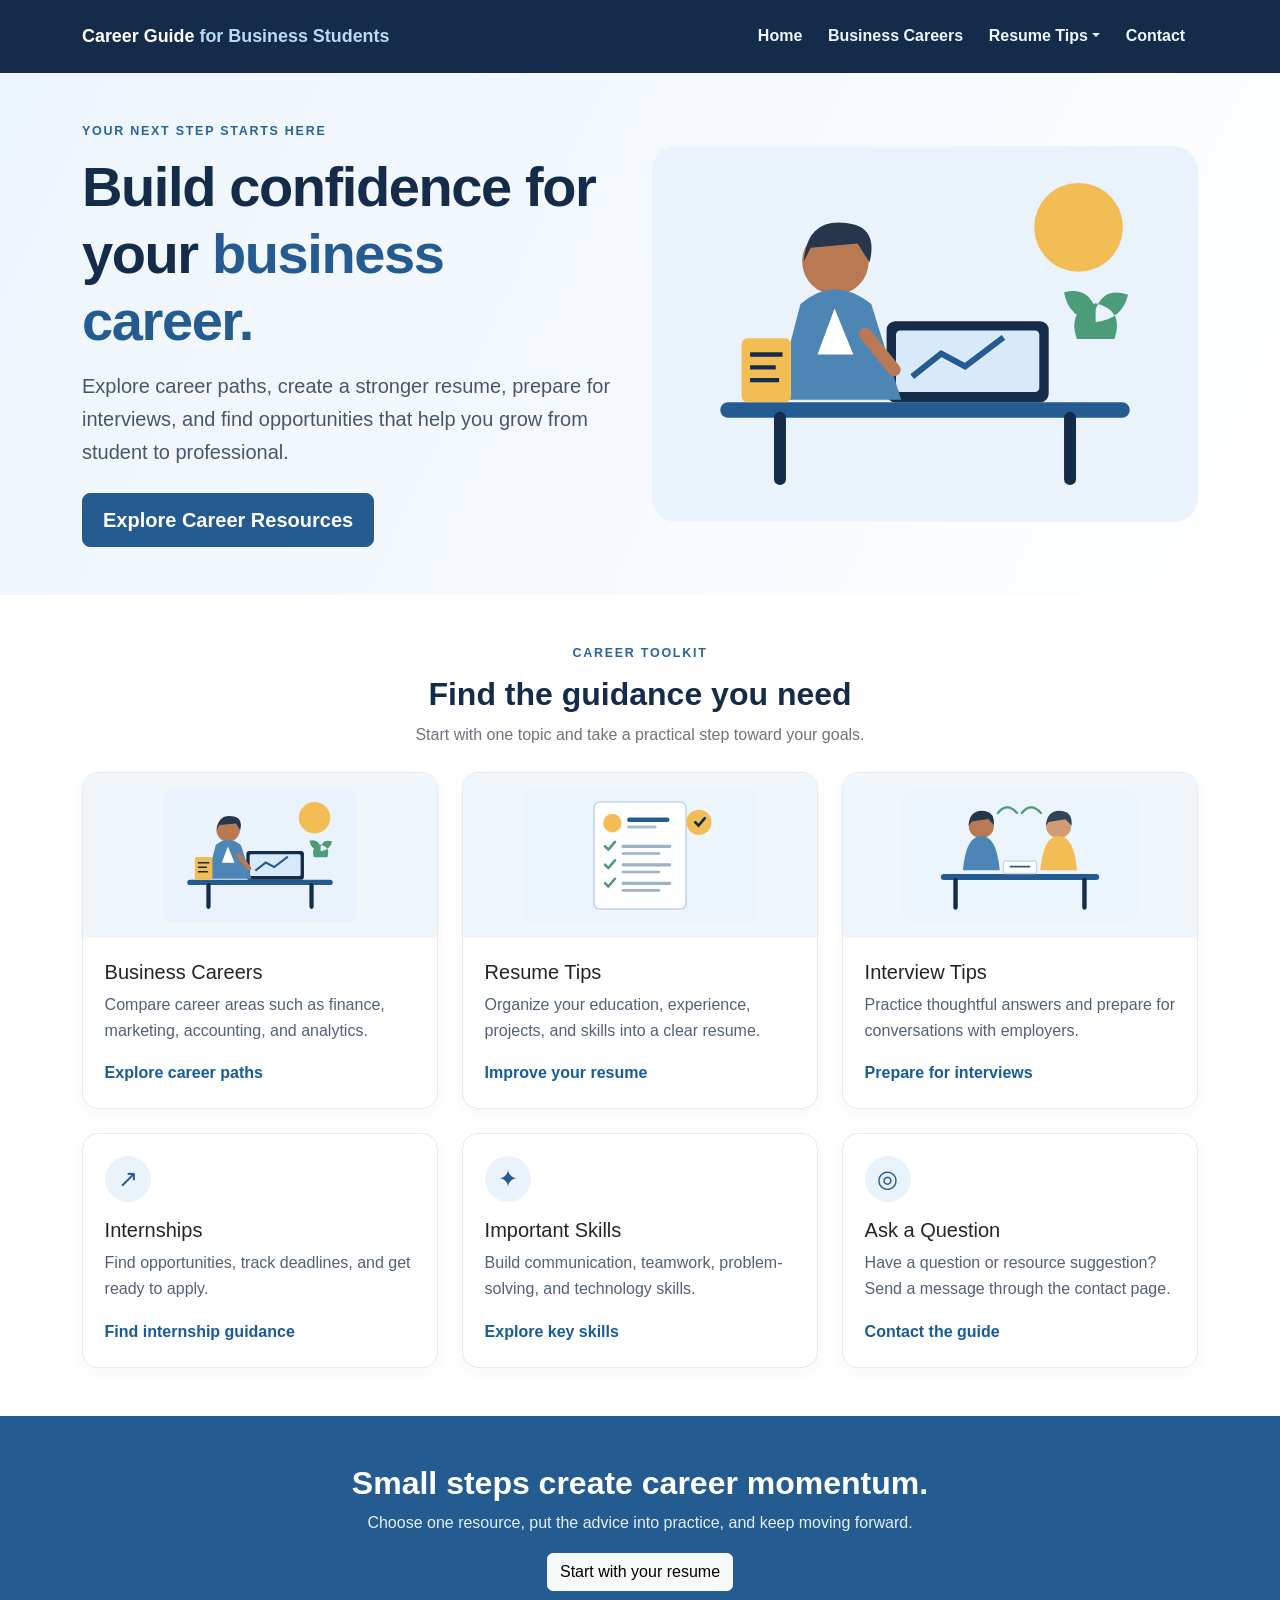
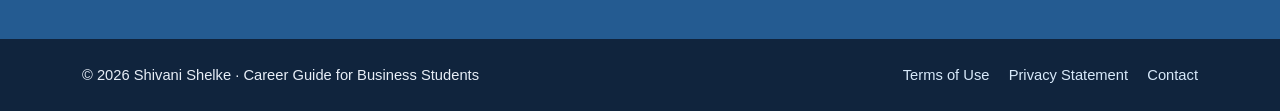
<file: index.html>
<!doctype html><html lang="en"><!-- DEVELOPER: Shivani Shelke, IS117-001, Fall 2026 --><head><meta charset="utf-8"><meta name="viewport" content="width=device-width, initial-scale=1"><meta name="description" content="Practical career preparation resources for business students."><title>Home | Career Guide for Business Students</title><link href="https://cdn.jsdelivr.net/npm/bootstrap@5.3.3/dist/css/bootstrap.min.css" rel="stylesheet"><link rel="stylesheet" href="styles/custom.css"></head><body class="d-flex flex-column min-vh-100 home-page"><nav class="navbar navbar-expand-lg navbar-dark site-nav"><div class="container"><a class="navbar-brand fw-bold" href="index.html">Career Guide <span class="brand-accent">for Business Students</span></a><button class="navbar-toggler" type="button" data-bs-toggle="collapse" data-bs-target="#mainNav" aria-controls="mainNav" aria-expanded="false" aria-label="Toggle navigation"><span class="navbar-toggler-icon"></span></button><div class="collapse navbar-collapse" id="mainNav"><ul class="navbar-nav ms-auto"><li class="nav-item"><a class="nav-link" href="index.html">Home</a></li><li class="nav-item"><a class="nav-link" href="careers.html">Business Careers</a></li><li class="nav-item dropdown"><a class="nav-link dropdown-toggle" href="resume.html" id="resourcesDropdown" role="button" data-bs-toggle="dropdown" aria-expanded="false">Resume Tips</a><ul class="dropdown-menu dropdown-menu-end" aria-labelledby="resourcesDropdown"><li><a class="dropdown-item" href="resume.html">Resume Tips Overview</a></li><li><a class="dropdown-item" href="interviews.html">Interview Tips</a></li><li><a class="dropdown-item" href="internships.html">Internships</a></li><li><a class="dropdown-item" href="skills.html">Important Skills</a></li></ul></li><li class="nav-item"><a class="nav-link" href="contact.html">Contact</a></li></ul></div></div></nav><main class="flex-grow-1"><section class="hero-section"><div class="container py-5"><div class="row align-items-center g-4"><div class="col-lg-6"><p class="eyebrow">YOUR NEXT STEP STARTS HERE</p><h1 class="display-4 fw-bold">Build confidence for your <span class="text-highlight">business career.</span></h1><p class="lead mt-3">Explore career paths, create a stronger resume, prepare for interviews, and find opportunities that help you grow from student to professional.</p><a class="btn btn-primary btn-lg mt-2" href="careers.html">Explore Career Resources</a></div><div class="col-lg-6"><img class="img-fluid hero-art" src="Images/hero-career.svg" alt="Illustration of a student planning career goals at a desk"></div></div></div></section><section class="container py-5"><div class="section-heading text-center mb-4"><p class="eyebrow">CAREER TOOLKIT</p><h2>Find the guidance you need</h2><p class="text-secondary">Start with one topic and take a practical step toward your goals.</p></div><div class="row g-4">
<div class="col-md-6 col-lg-4"><article class="card resource-card h-100"><img src="Images/hero-career.svg" class="card-img-top" alt="Illustration representing business career planning"><div class="card-body"><h3 class="h5">Business Careers</h3><p>Compare career areas such as finance, marketing, accounting, and analytics.</p><a href="careers.html">Explore career paths</a></div></article></div>
<div class="col-md-6 col-lg-4"><article class="card resource-card h-100"><img src="Images/resume-checklist.svg" class="card-img-top" alt="Illustrated resume checklist"><div class="card-body"><h3 class="h5">Resume Tips</h3><p>Organize your education, experience, projects, and skills into a clear resume.</p><a href="resume.html">Improve your resume</a></div></article></div>
<div class="col-md-6 col-lg-4"><article class="card resource-card h-100"><img src="Images/interview.svg" class="card-img-top" alt="Illustration of a student speaking during an interview"><div class="card-body"><h3 class="h5">Interview Tips</h3><p>Practice thoughtful answers and prepare for conversations with employers.</p><a href="interviews.html">Prepare for interviews</a></div></article></div>
<div class="col-md-6 col-lg-4"><article class="card resource-card h-100"><div class="card-body"><span class="card-symbol">↗</span><h3 class="h5">Internships</h3><p>Find opportunities, track deadlines, and get ready to apply.</p><a href="internships.html">Find internship guidance</a></div></article></div>
<div class="col-md-6 col-lg-4"><article class="card resource-card h-100"><div class="card-body"><span class="card-symbol">✦</span><h3 class="h5">Important Skills</h3><p>Build communication, teamwork, problem-solving, and technology skills.</p><a href="skills.html">Explore key skills</a></div></article></div>
<div class="col-md-6 col-lg-4"><article class="card resource-card h-100"><div class="card-body"><span class="card-symbol">◎</span><h3 class="h5">Ask a Question</h3><p>Have a question or resource suggestion? Send a message through the contact page.</p><a href="contact.html">Contact the guide</a></div></article></div></div></section><section class="cta-band"><div class="container py-5 text-center"><h2 class="fw-bold">Small steps create career momentum.</h2><p>Choose one resource, put the advice into practice, and keep moving forward.</p><a href="resume.html" class="btn btn-light">Start with your resume</a></div></section></main><footer class="site-footer mt-auto"><div class="container py-4 d-flex flex-column flex-md-row justify-content-between align-items-center gap-2"><p class="mb-0">© 2026 Shivani Shelke · Career Guide for Business Students</p><div class="footer-links"><a href="terms.html">Terms of Use</a><a href="privacy.html">Privacy Statement</a><a href="contact.html">Contact</a></div></div></footer><script src="https://cdn.jsdelivr.net/npm/bootstrap@5.3.3/dist/js/bootstrap.bundle.min.js"></script></body></html>
</file>
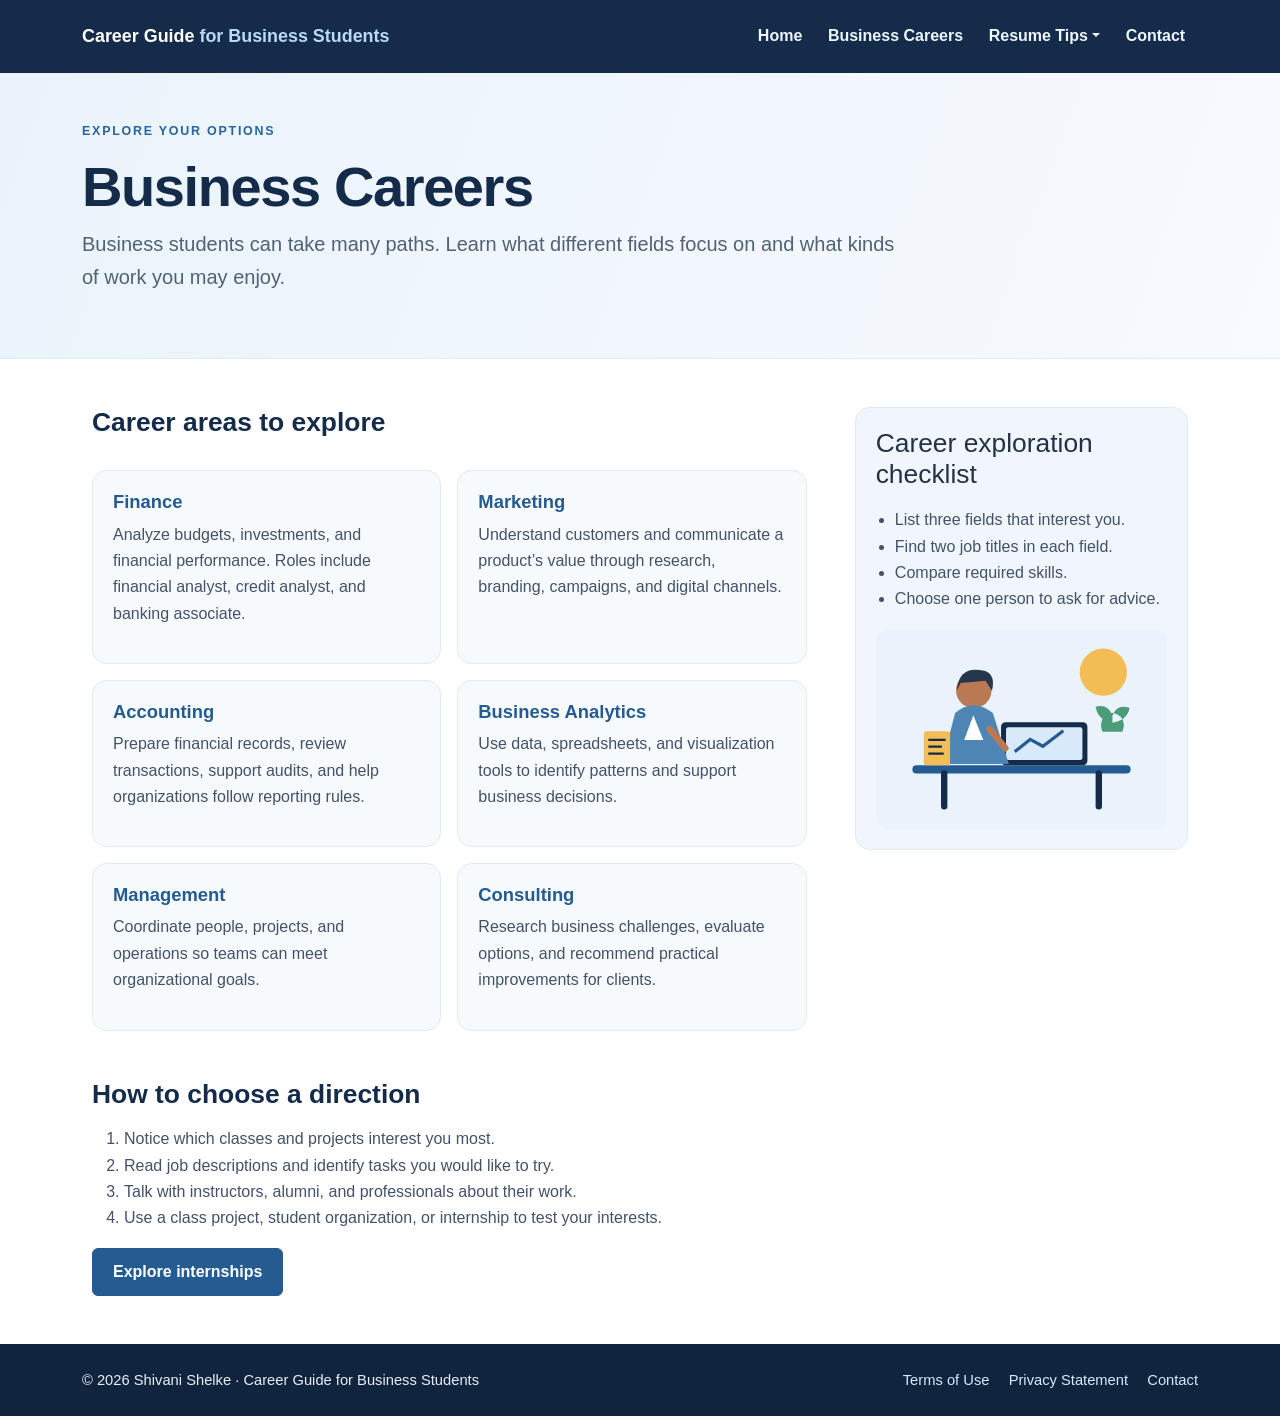
<file: careers.html>
<!doctype html><html lang="en"><!-- DEVELOPER: Shivani Shelke, IS117-001, Fall 2026 --><head><meta charset="utf-8"><meta name="viewport" content="width=device-width, initial-scale=1"><meta name="description" content="Practical career preparation resources for business students."><title>Business Careers | Career Guide for Business Students</title><link href="https://cdn.jsdelivr.net/npm/bootstrap@5.3.3/dist/css/bootstrap.min.css" rel="stylesheet"><link rel="stylesheet" href="styles/custom.css"></head><body class="d-flex flex-column min-vh-100"><nav class="navbar navbar-expand-lg navbar-dark site-nav"><div class="container"><a class="navbar-brand fw-bold" href="index.html">Career Guide <span class="brand-accent">for Business Students</span></a><button class="navbar-toggler" type="button" data-bs-toggle="collapse" data-bs-target="#mainNav" aria-controls="mainNav" aria-expanded="false" aria-label="Toggle navigation"><span class="navbar-toggler-icon"></span></button><div class="collapse navbar-collapse" id="mainNav"><ul class="navbar-nav ms-auto"><li class="nav-item"><a class="nav-link" href="index.html">Home</a></li><li class="nav-item"><a class="nav-link" href="careers.html">Business Careers</a></li><li class="nav-item dropdown"><a class="nav-link dropdown-toggle" href="resume.html" id="resourcesDropdown" role="button" data-bs-toggle="dropdown" aria-expanded="false">Resume Tips</a><ul class="dropdown-menu dropdown-menu-end" aria-labelledby="resourcesDropdown"><li><a class="dropdown-item" href="resume.html">Resume Tips Overview</a></li><li><a class="dropdown-item" href="interviews.html">Interview Tips</a></li><li><a class="dropdown-item" href="internships.html">Internships</a></li><li><a class="dropdown-item" href="skills.html">Important Skills</a></li></ul></li><li class="nav-item"><a class="nav-link" href="contact.html">Contact</a></li></ul></div></div></nav><main class="flex-grow-1"><section class="page-banner"><div class="container py-5"><p class="eyebrow">EXPLORE YOUR OPTIONS</p><h1>Business Careers</h1><p class="lead">Business students can take many paths. Learn what different fields focus on and what kinds of work you may enjoy.</p></div></section><div class="container content-wrap py-5"><div class="row g-5"><div class="col-lg-8"><h2>Career areas to explore</h2><div class="row g-3 mt-1"><div class="col-md-6"><div class="info-panel h-100"><h3>Finance</h3><p>Analyze budgets, investments, and financial performance. Roles include financial analyst, credit analyst, and banking associate.</p></div></div><div class="col-md-6"><div class="info-panel h-100"><h3>Marketing</h3><p>Understand customers and communicate a product’s value through research, branding, campaigns, and digital channels.</p></div></div><div class="col-md-6"><div class="info-panel h-100"><h3>Accounting</h3><p>Prepare financial records, review transactions, support audits, and help organizations follow reporting rules.</p></div></div><div class="col-md-6"><div class="info-panel h-100"><h3>Business Analytics</h3><p>Use data, spreadsheets, and visualization tools to identify patterns and support business decisions.</p></div></div><div class="col-md-6"><div class="info-panel h-100"><h3>Management</h3><p>Coordinate people, projects, and operations so teams can meet organizational goals.</p></div></div><div class="col-md-6"><div class="info-panel h-100"><h3>Consulting</h3><p>Research business challenges, evaluate options, and recommend practical improvements for clients.</p></div></div></div><h2 class="mt-5">How to choose a direction</h2><ol><li>Notice which classes and projects interest you most.</li><li>Read job descriptions and identify tasks you would like to try.</li><li>Talk with instructors, alumni, and professionals about their work.</li><li>Use a class project, student organization, or internship to test your interests.</li></ol><a class="btn btn-primary" href="internships.html">Explore internships</a></div><aside class="col-lg-4"><div class="sidebar-card"><h2 class="h4">Career exploration checklist</h2><ul><li>List three fields that interest you.</li><li>Find two job titles in each field.</li><li>Compare required skills.</li><li>Choose one person to ask for advice.</li></ul><img src='Images/hero-career.svg' alt='Student planning professional goals' class='img-fluid rounded'></div></aside></div></div></main><footer class="site-footer mt-auto"><div class="container py-4 d-flex flex-column flex-md-row justify-content-between align-items-center gap-2"><p class="mb-0">© 2026 Shivani Shelke · Career Guide for Business Students</p><div class="footer-links"><a href="terms.html">Terms of Use</a><a href="privacy.html">Privacy Statement</a><a href="contact.html">Contact</a></div></div></footer><script src="https://cdn.jsdelivr.net/npm/bootstrap@5.3.3/dist/js/bootstrap.bundle.min.js"></script></body></html>
</file>
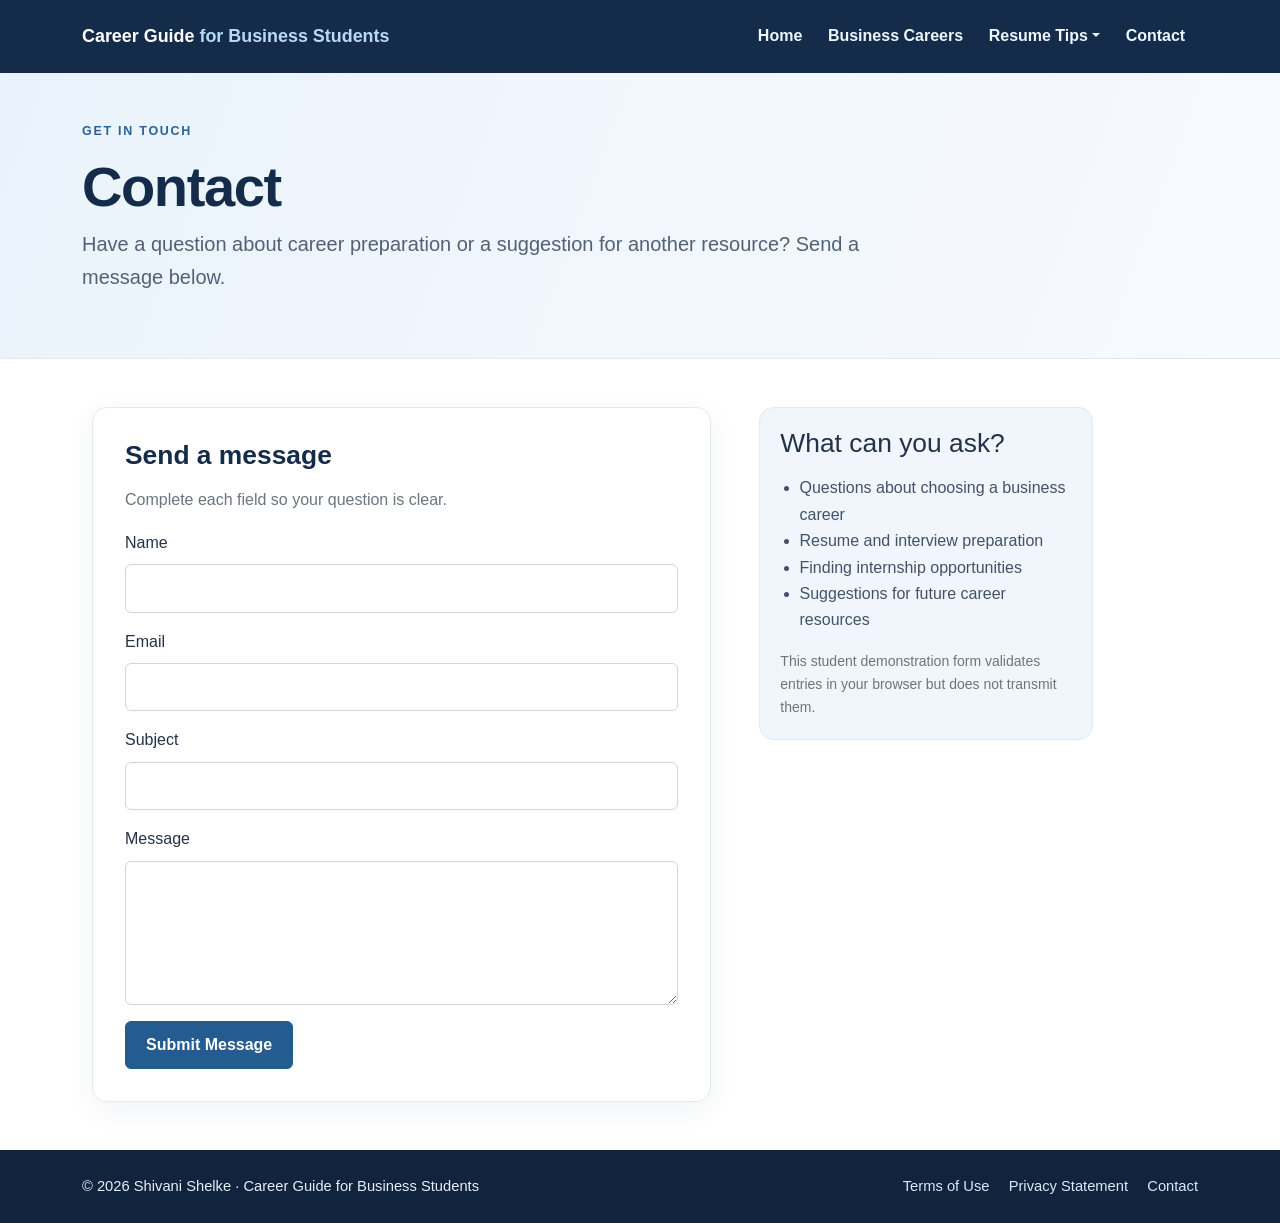
<file: contact.html>
<!doctype html><html lang="en"><!-- DEVELOPER: Shivani Shelke, IS117-001, Fall 2026 --><head><meta charset="utf-8"><meta name="viewport" content="width=device-width, initial-scale=1"><meta name="description" content="Practical career preparation resources for business students."><title>Contact | Career Guide for Business Students</title><link href="https://cdn.jsdelivr.net/npm/bootstrap@5.3.3/dist/css/bootstrap.min.css" rel="stylesheet"><link rel="stylesheet" href="styles/custom.css"></head><body class="d-flex flex-column min-vh-100"><nav class="navbar navbar-expand-lg navbar-dark site-nav"><div class="container"><a class="navbar-brand fw-bold" href="index.html">Career Guide <span class="brand-accent">for Business Students</span></a><button class="navbar-toggler" type="button" data-bs-toggle="collapse" data-bs-target="#mainNav" aria-controls="mainNav" aria-expanded="false" aria-label="Toggle navigation"><span class="navbar-toggler-icon"></span></button><div class="collapse navbar-collapse" id="mainNav"><ul class="navbar-nav ms-auto"><li class="nav-item"><a class="nav-link" href="index.html">Home</a></li><li class="nav-item"><a class="nav-link" href="careers.html">Business Careers</a></li><li class="nav-item dropdown"><a class="nav-link dropdown-toggle" href="resume.html" id="resourcesDropdown" role="button" data-bs-toggle="dropdown" aria-expanded="false">Resume Tips</a><ul class="dropdown-menu dropdown-menu-end" aria-labelledby="resourcesDropdown"><li><a class="dropdown-item" href="resume.html">Resume Tips Overview</a></li><li><a class="dropdown-item" href="interviews.html">Interview Tips</a></li><li><a class="dropdown-item" href="internships.html">Internships</a></li><li><a class="dropdown-item" href="skills.html">Important Skills</a></li></ul></li><li class="nav-item"><a class="nav-link" href="contact.html">Contact</a></li></ul></div></div></nav><main class="flex-grow-1"><section class="page-banner"><div class="container py-5"><p class="eyebrow">GET IN TOUCH</p><h1>Contact</h1><p class="lead">Have a question about career preparation or a suggestion for another resource? Send a message below.</p></div></section><div class="container content-wrap py-5"><div class="row g-5"><div class="col-lg-7"><div class="form-card"><h2>Send a message</h2><p class="text-secondary">Complete each field so your question is clear.</p><form id="contactForm" class="needs-validation" novalidate><div class="mb-3"><label for="name" class="form-label">Name</label><input class="form-control" id="name" name="name" autocomplete="name" required><div class="invalid-feedback">Please enter your name.</div></div><div class="mb-3"><label for="email" class="form-label">Email</label><input class="form-control" id="email" name="email" type="email" autocomplete="email" required><div class="invalid-feedback">Please enter a valid email address.</div></div><div class="mb-3"><label for="subject" class="form-label">Subject</label><input class="form-control" id="subject" name="subject" required><div class="invalid-feedback">Please enter a subject.</div></div><div class="mb-3"><label for="message" class="form-label">Message</label><textarea class="form-control" id="message" name="message" rows="5" required></textarea><div class="invalid-feedback">Please write a message.</div></div><button class="btn btn-primary" type="submit">Submit Message</button><p id="formMessage" class="alert alert-success mt-3 d-none" role="status"></p></form></div></div><aside class="col-lg-4"><div class="sidebar-card"><h2 class="h4">What can you ask?</h2><ul><li>Questions about choosing a business career</li><li>Resume and interview preparation</li><li>Finding internship opportunities</li><li>Suggestions for future career resources</li></ul><p class='small text-secondary mb-0'>This student demonstration form validates entries in your browser but does not transmit them.</p></div></aside></div></div></main><footer class="site-footer mt-auto"><div class="container py-4 d-flex flex-column flex-md-row justify-content-between align-items-center gap-2"><p class="mb-0">© 2026 Shivani Shelke · Career Guide for Business Students</p><div class="footer-links"><a href="terms.html">Terms of Use</a><a href="privacy.html">Privacy Statement</a><a href="contact.html">Contact</a></div></div></footer><script src="https://cdn.jsdelivr.net/npm/bootstrap@5.3.3/dist/js/bootstrap.bundle.min.js"></script><script>document.getElementById("contactForm").addEventListener("submit",function(e){e.preventDefault();if(!this.checkValidity()){this.classList.add("was-validated");return;}const msg=document.getElementById("formMessage");msg.textContent="Thank you! Your form passed browser validation. This class project does not send or store messages on a server.";msg.classList.remove("d-none");this.reset();this.classList.remove("was-validated");});</script></body></html>
</file>
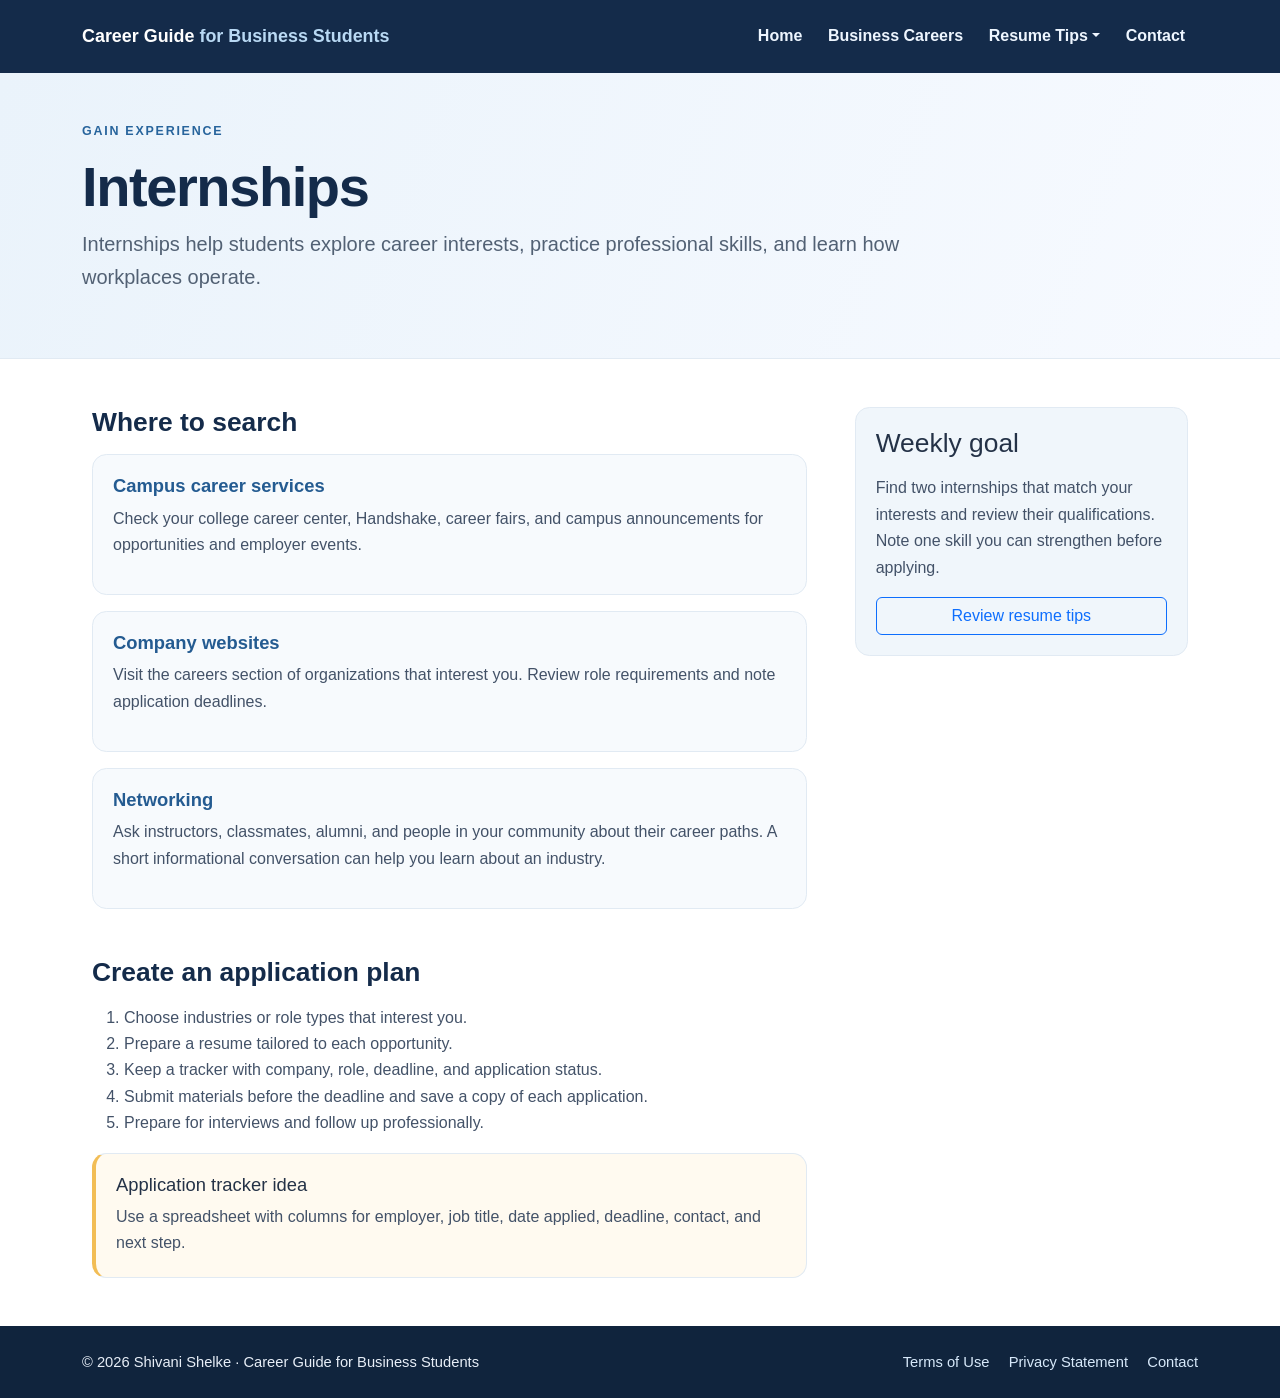
<file: internships.html>
<!doctype html><html lang="en"><!-- DEVELOPER: Shivani Shelke, IS117-001, Fall 2026 --><head><meta charset="utf-8"><meta name="viewport" content="width=device-width, initial-scale=1"><meta name="description" content="Practical career preparation resources for business students."><title>Internships | Career Guide for Business Students</title><link href="https://cdn.jsdelivr.net/npm/bootstrap@5.3.3/dist/css/bootstrap.min.css" rel="stylesheet"><link rel="stylesheet" href="styles/custom.css"></head><body class="d-flex flex-column min-vh-100"><nav class="navbar navbar-expand-lg navbar-dark site-nav"><div class="container"><a class="navbar-brand fw-bold" href="index.html">Career Guide <span class="brand-accent">for Business Students</span></a><button class="navbar-toggler" type="button" data-bs-toggle="collapse" data-bs-target="#mainNav" aria-controls="mainNav" aria-expanded="false" aria-label="Toggle navigation"><span class="navbar-toggler-icon"></span></button><div class="collapse navbar-collapse" id="mainNav"><ul class="navbar-nav ms-auto"><li class="nav-item"><a class="nav-link" href="index.html">Home</a></li><li class="nav-item"><a class="nav-link" href="careers.html">Business Careers</a></li><li class="nav-item dropdown"><a class="nav-link dropdown-toggle" href="resume.html" id="resourcesDropdown" role="button" data-bs-toggle="dropdown" aria-expanded="false">Resume Tips</a><ul class="dropdown-menu dropdown-menu-end" aria-labelledby="resourcesDropdown"><li><a class="dropdown-item" href="resume.html">Resume Tips Overview</a></li><li><a class="dropdown-item" href="interviews.html">Interview Tips</a></li><li><a class="dropdown-item" href="internships.html">Internships</a></li><li><a class="dropdown-item" href="skills.html">Important Skills</a></li></ul></li><li class="nav-item"><a class="nav-link" href="contact.html">Contact</a></li></ul></div></div></nav><main class="flex-grow-1"><section class="page-banner"><div class="container py-5"><p class="eyebrow">GAIN EXPERIENCE</p><h1>Internships</h1><p class="lead">Internships help students explore career interests, practice professional skills, and learn how workplaces operate.</p></div></section><div class="container content-wrap py-5"><div class="row g-5"><div class="col-lg-8"><h2>Where to search</h2><div class="info-panel mb-3"><h3>Campus career services</h3><p>Check your college career center, Handshake, career fairs, and campus announcements for opportunities and employer events.</p></div><div class="info-panel mb-3"><h3>Company websites</h3><p>Visit the careers section of organizations that interest you. Review role requirements and note application deadlines.</p></div><div class="info-panel mb-3"><h3>Networking</h3><p>Ask instructors, classmates, alumni, and people in your community about their career paths. A short informational conversation can help you learn about an industry.</p></div><h2 class="mt-5">Create an application plan</h2><ol><li>Choose industries or role types that interest you.</li><li>Prepare a resume tailored to each opportunity.</li><li>Keep a tracker with company, role, deadline, and application status.</li><li>Submit materials before the deadline and save a copy of each application.</li><li>Prepare for interviews and follow up professionally.</li></ol><div class="example-box"><h3 class="h5">Application tracker idea</h3><p class="mb-0">Use a spreadsheet with columns for employer, job title, date applied, deadline, contact, and next step.</p></div></div><aside class="col-lg-4"><div class="sidebar-card"><h2 class="h4">Weekly goal</h2><p>Find two internships that match your interests and review their qualifications. Note one skill you can strengthen before applying.</p><a href='resume.html' class='btn btn-outline-primary w-100'>Review resume tips</a></div></aside></div></div></main><footer class="site-footer mt-auto"><div class="container py-4 d-flex flex-column flex-md-row justify-content-between align-items-center gap-2"><p class="mb-0">© 2026 Shivani Shelke · Career Guide for Business Students</p><div class="footer-links"><a href="terms.html">Terms of Use</a><a href="privacy.html">Privacy Statement</a><a href="contact.html">Contact</a></div></div></footer><script src="https://cdn.jsdelivr.net/npm/bootstrap@5.3.3/dist/js/bootstrap.bundle.min.js"></script></body></html>
</file>
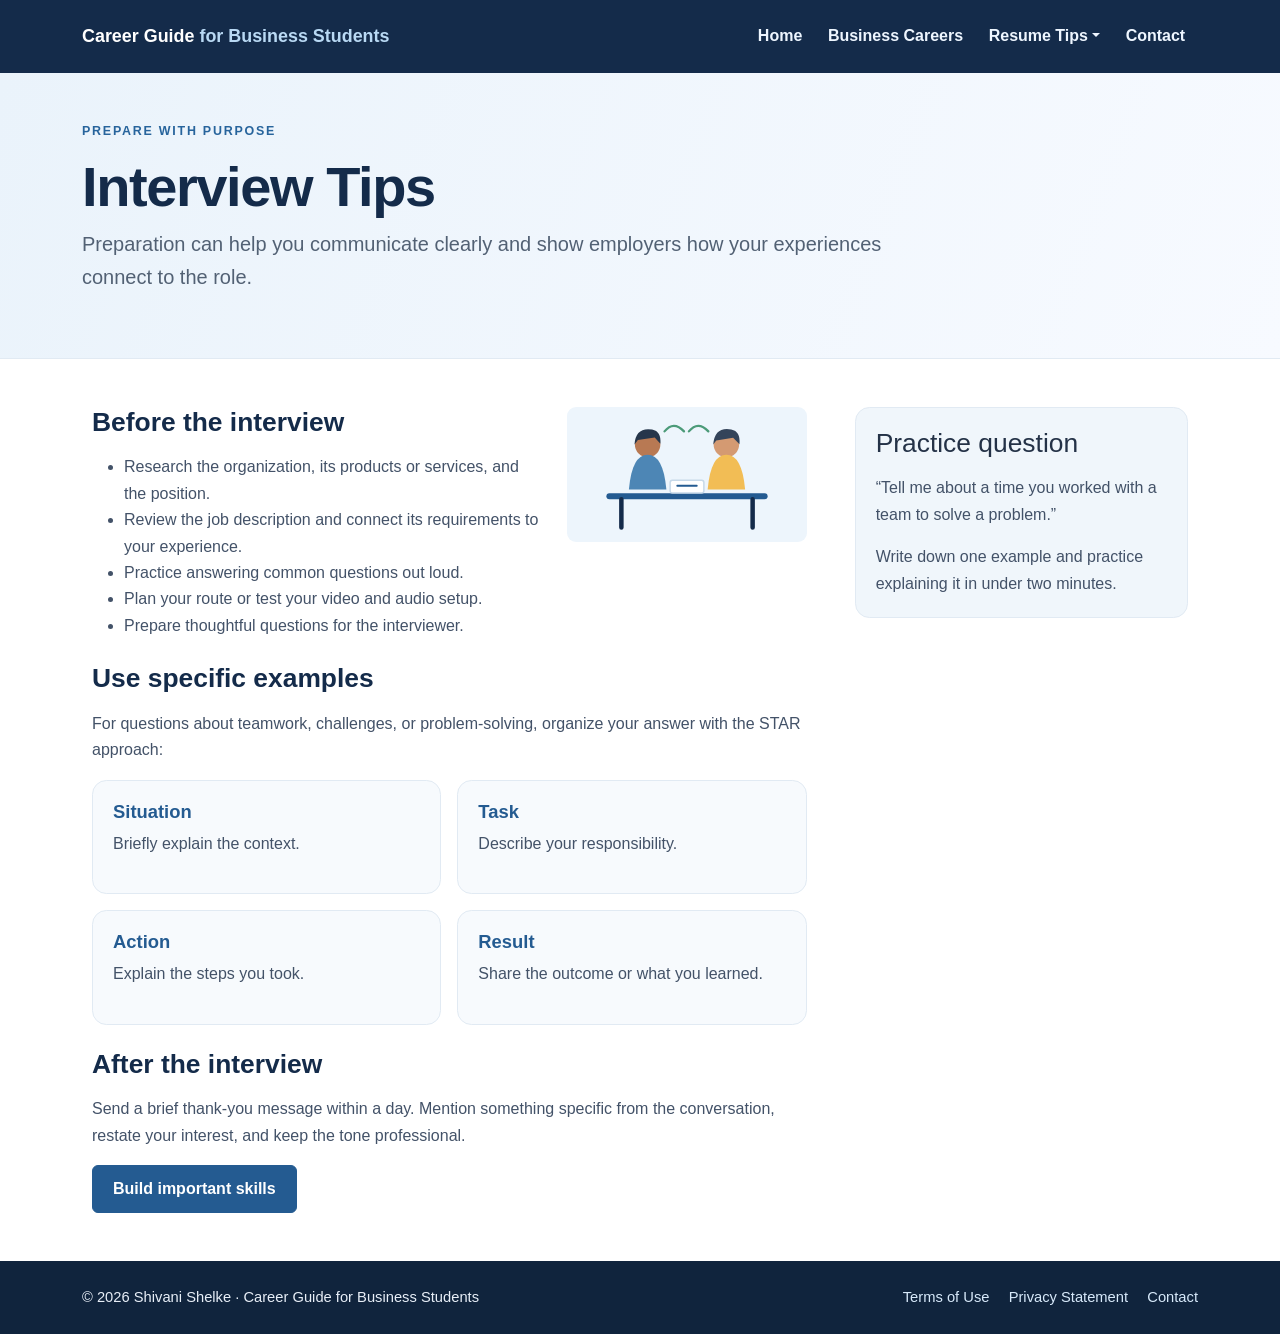
<file: interviews.html>
<!doctype html><html lang="en"><!-- DEVELOPER: Shivani Shelke, IS117-001, Fall 2026 --><head><meta charset="utf-8"><meta name="viewport" content="width=device-width, initial-scale=1"><meta name="description" content="Practical career preparation resources for business students."><title>Interview Tips | Career Guide for Business Students</title><link href="https://cdn.jsdelivr.net/npm/bootstrap@5.3.3/dist/css/bootstrap.min.css" rel="stylesheet"><link rel="stylesheet" href="styles/custom.css"></head><body class="d-flex flex-column min-vh-100"><nav class="navbar navbar-expand-lg navbar-dark site-nav"><div class="container"><a class="navbar-brand fw-bold" href="index.html">Career Guide <span class="brand-accent">for Business Students</span></a><button class="navbar-toggler" type="button" data-bs-toggle="collapse" data-bs-target="#mainNav" aria-controls="mainNav" aria-expanded="false" aria-label="Toggle navigation"><span class="navbar-toggler-icon"></span></button><div class="collapse navbar-collapse" id="mainNav"><ul class="navbar-nav ms-auto"><li class="nav-item"><a class="nav-link" href="index.html">Home</a></li><li class="nav-item"><a class="nav-link" href="careers.html">Business Careers</a></li><li class="nav-item dropdown"><a class="nav-link dropdown-toggle" href="resume.html" id="resourcesDropdown" role="button" data-bs-toggle="dropdown" aria-expanded="false">Resume Tips</a><ul class="dropdown-menu dropdown-menu-end" aria-labelledby="resourcesDropdown"><li><a class="dropdown-item" href="resume.html">Resume Tips Overview</a></li><li><a class="dropdown-item" href="interviews.html">Interview Tips</a></li><li><a class="dropdown-item" href="internships.html">Internships</a></li><li><a class="dropdown-item" href="skills.html">Important Skills</a></li></ul></li><li class="nav-item"><a class="nav-link" href="contact.html">Contact</a></li></ul></div></div></nav><main class="flex-grow-1"><section class="page-banner"><div class="container py-5"><p class="eyebrow">PREPARE WITH PURPOSE</p><h1>Interview Tips</h1><p class="lead">Preparation can help you communicate clearly and show employers how your experiences connect to the role.</p></div></section><div class="container content-wrap py-5"><div class="row g-5"><div class="col-lg-8"><img src="Images/interview.svg" class="content-illustration float-md-end ms-md-4 mb-3" alt="Student speaking with an interviewer across a table"><h2>Before the interview</h2><ul><li>Research the organization, its products or services, and the position.</li><li>Review the job description and connect its requirements to your experience.</li><li>Practice answering common questions out loud.</li><li>Plan your route or test your video and audio setup.</li><li>Prepare thoughtful questions for the interviewer.</li></ul><h2 class="mt-4">Use specific examples</h2><p>For questions about teamwork, challenges, or problem-solving, organize your answer with the STAR approach:</p><div class="row g-3"><div class="col-sm-6"><div class="info-panel"><h3>Situation</h3><p>Briefly explain the context.</p></div></div><div class="col-sm-6"><div class="info-panel"><h3>Task</h3><p>Describe your responsibility.</p></div></div><div class="col-sm-6"><div class="info-panel"><h3>Action</h3><p>Explain the steps you took.</p></div></div><div class="col-sm-6"><div class="info-panel"><h3>Result</h3><p>Share the outcome or what you learned.</p></div></div></div><h2 class="mt-4">After the interview</h2><p>Send a brief thank-you message within a day. Mention something specific from the conversation, restate your interest, and keep the tone professional.</p><a class="btn btn-primary" href="skills.html">Build important skills</a></div><aside class="col-lg-4"><div class="sidebar-card"><h2 class="h4">Practice question</h2><p>“Tell me about a time you worked with a team to solve a problem.”</p><p class="mb-0">Write down one example and practice explaining it in under two minutes.</p></div></aside></div></div></main><footer class="site-footer mt-auto"><div class="container py-4 d-flex flex-column flex-md-row justify-content-between align-items-center gap-2"><p class="mb-0">© 2026 Shivani Shelke · Career Guide for Business Students</p><div class="footer-links"><a href="terms.html">Terms of Use</a><a href="privacy.html">Privacy Statement</a><a href="contact.html">Contact</a></div></div></footer><script src="https://cdn.jsdelivr.net/npm/bootstrap@5.3.3/dist/js/bootstrap.bundle.min.js"></script></body></html>
</file>
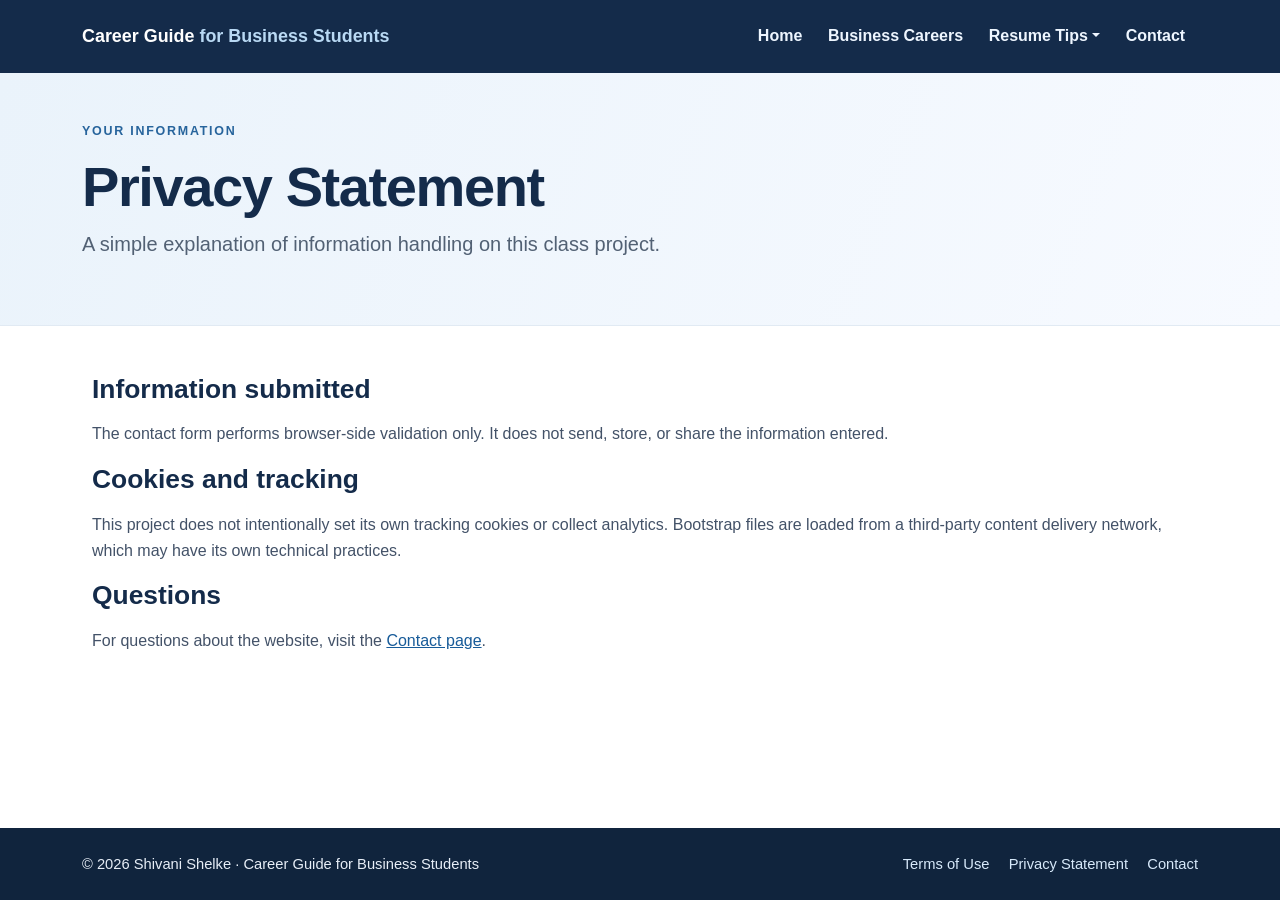
<file: privacy.html>
<!doctype html><html lang="en"><!-- DEVELOPER: Shivani Shelke, IS117-001, Fall 2026 --><head><meta charset="utf-8"><meta name="viewport" content="width=device-width, initial-scale=1"><meta name="description" content="Practical career preparation resources for business students."><title>Privacy Statement | Career Guide for Business Students</title><link href="https://cdn.jsdelivr.net/npm/bootstrap@5.3.3/dist/css/bootstrap.min.css" rel="stylesheet"><link rel="stylesheet" href="styles/custom.css"></head><body class="d-flex flex-column min-vh-100"><nav class="navbar navbar-expand-lg navbar-dark site-nav"><div class="container"><a class="navbar-brand fw-bold" href="index.html">Career Guide <span class="brand-accent">for Business Students</span></a><button class="navbar-toggler" type="button" data-bs-toggle="collapse" data-bs-target="#mainNav" aria-controls="mainNav" aria-expanded="false" aria-label="Toggle navigation"><span class="navbar-toggler-icon"></span></button><div class="collapse navbar-collapse" id="mainNav"><ul class="navbar-nav ms-auto"><li class="nav-item"><a class="nav-link" href="index.html">Home</a></li><li class="nav-item"><a class="nav-link" href="careers.html">Business Careers</a></li><li class="nav-item dropdown"><a class="nav-link dropdown-toggle" href="resume.html" id="resourcesDropdown" role="button" data-bs-toggle="dropdown" aria-expanded="false">Resume Tips</a><ul class="dropdown-menu dropdown-menu-end" aria-labelledby="resourcesDropdown"><li><a class="dropdown-item" href="resume.html">Resume Tips Overview</a></li><li><a class="dropdown-item" href="interviews.html">Interview Tips</a></li><li><a class="dropdown-item" href="internships.html">Internships</a></li><li><a class="dropdown-item" href="skills.html">Important Skills</a></li></ul></li><li class="nav-item"><a class="nav-link" href="contact.html">Contact</a></li></ul></div></div></nav><main class="flex-grow-1"><section class="page-banner"><div class="container py-5"><p class="eyebrow">YOUR INFORMATION</p><h1>Privacy Statement</h1><p class="lead">A simple explanation of information handling on this class project.</p></div></section><div class="container content-wrap py-5"><h2>Information submitted</h2><p>The contact form performs browser-side validation only. It does not send, store, or share the information entered.</p><h2>Cookies and tracking</h2><p>This project does not intentionally set its own tracking cookies or collect analytics. Bootstrap files are loaded from a third-party content delivery network, which may have its own technical practices.</p><h2>Questions</h2><p>For questions about the website, visit the <a href="contact.html">Contact page</a>.</p></div></main><footer class="site-footer mt-auto"><div class="container py-4 d-flex flex-column flex-md-row justify-content-between align-items-center gap-2"><p class="mb-0">© 2026 Shivani Shelke · Career Guide for Business Students</p><div class="footer-links"><a href="terms.html">Terms of Use</a><a href="privacy.html">Privacy Statement</a><a href="contact.html">Contact</a></div></div></footer><script src="https://cdn.jsdelivr.net/npm/bootstrap@5.3.3/dist/js/bootstrap.bundle.min.js"></script></body></html>
</file>
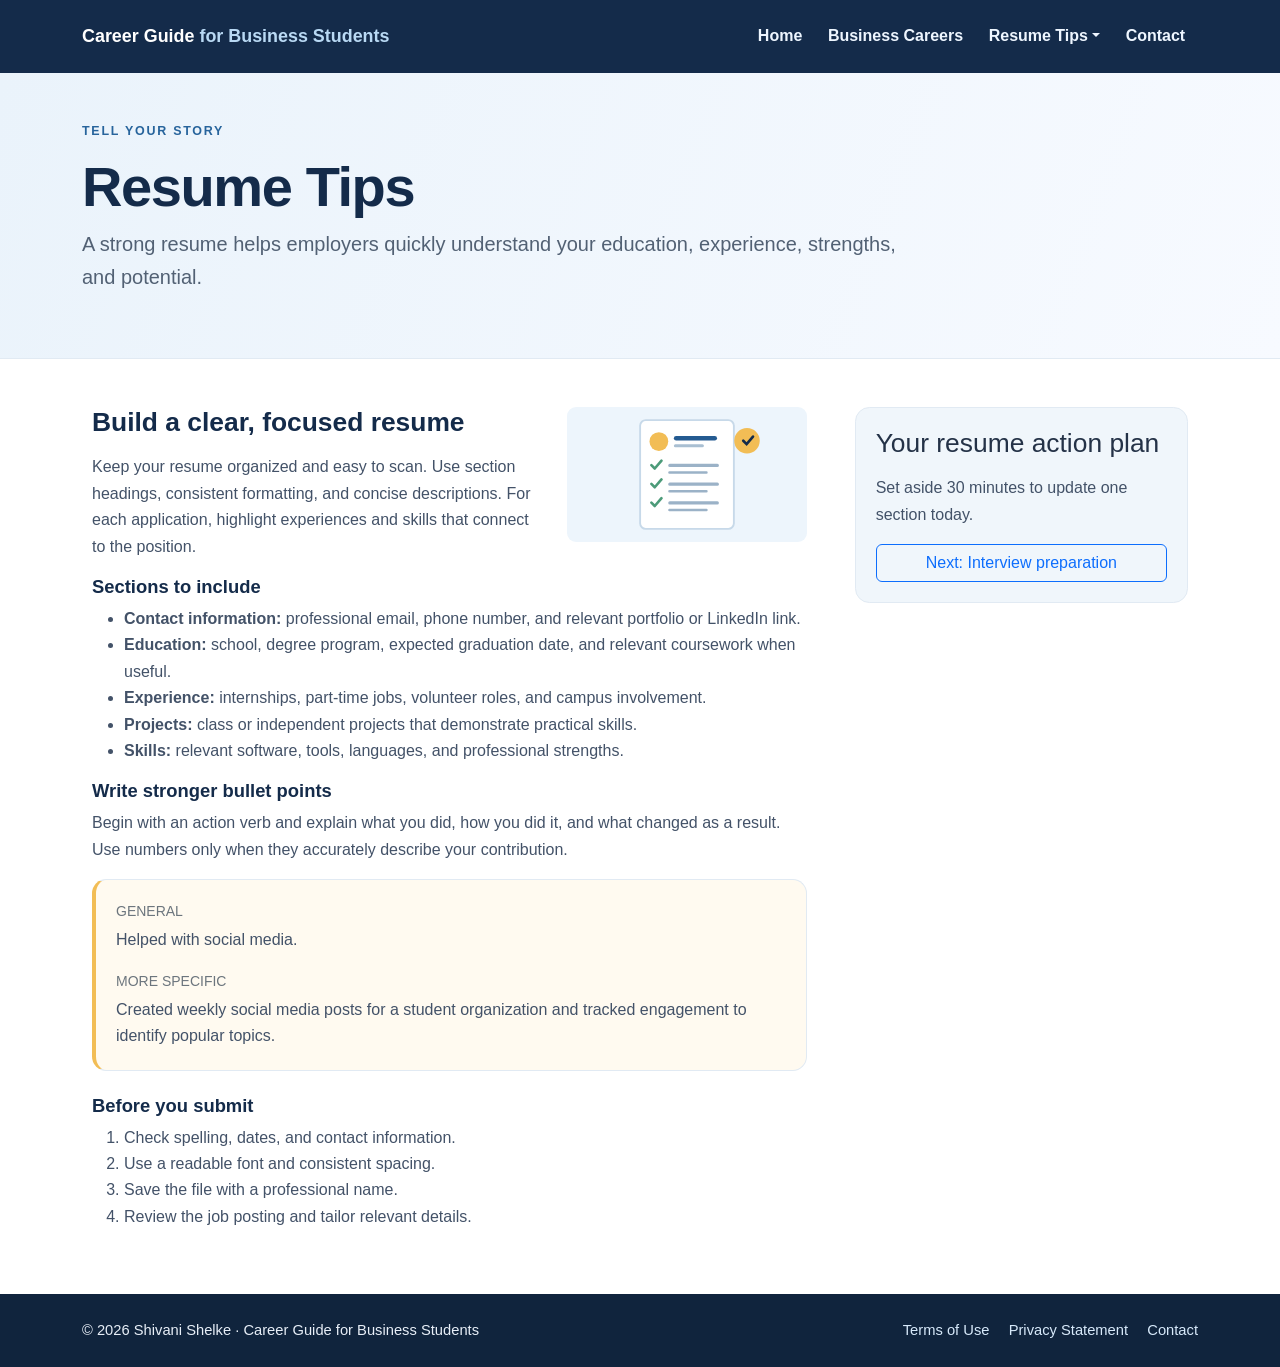
<file: resume.html>
<!doctype html><html lang="en"><!-- DEVELOPER: Shivani Shelke, IS117-001, Fall 2026 --><head><meta charset="utf-8"><meta name="viewport" content="width=device-width, initial-scale=1"><meta name="description" content="Practical career preparation resources for business students."><title>Resume Tips | Career Guide for Business Students</title><link href="https://cdn.jsdelivr.net/npm/bootstrap@5.3.3/dist/css/bootstrap.min.css" rel="stylesheet"><link rel="stylesheet" href="styles/custom.css"></head><body class="d-flex flex-column min-vh-100"><nav class="navbar navbar-expand-lg navbar-dark site-nav"><div class="container"><a class="navbar-brand fw-bold" href="index.html">Career Guide <span class="brand-accent">for Business Students</span></a><button class="navbar-toggler" type="button" data-bs-toggle="collapse" data-bs-target="#mainNav" aria-controls="mainNav" aria-expanded="false" aria-label="Toggle navigation"><span class="navbar-toggler-icon"></span></button><div class="collapse navbar-collapse" id="mainNav"><ul class="navbar-nav ms-auto"><li class="nav-item"><a class="nav-link" href="index.html">Home</a></li><li class="nav-item"><a class="nav-link" href="careers.html">Business Careers</a></li><li class="nav-item dropdown"><a class="nav-link dropdown-toggle" href="resume.html" id="resourcesDropdown" role="button" data-bs-toggle="dropdown" aria-expanded="false">Resume Tips</a><ul class="dropdown-menu dropdown-menu-end" aria-labelledby="resourcesDropdown"><li><a class="dropdown-item" href="resume.html">Resume Tips Overview</a></li><li><a class="dropdown-item" href="interviews.html">Interview Tips</a></li><li><a class="dropdown-item" href="internships.html">Internships</a></li><li><a class="dropdown-item" href="skills.html">Important Skills</a></li></ul></li><li class="nav-item"><a class="nav-link" href="contact.html">Contact</a></li></ul></div></div></nav><main class="flex-grow-1"><section class="page-banner"><div class="container py-5"><p class="eyebrow">TELL YOUR STORY</p><h1>Resume Tips</h1><p class="lead">A strong resume helps employers quickly understand your education, experience, strengths, and potential.</p></div></section><div class="container content-wrap py-5"><div class="row g-5"><div class="col-lg-8"><img src="Images/resume-checklist.svg" class="content-illustration float-md-end ms-md-4 mb-3" alt="Illustration of a resume with a checklist"><h2>Build a clear, focused resume</h2><p>Keep your resume organized and easy to scan. Use section headings, consistent formatting, and concise descriptions. For each application, highlight experiences and skills that connect to the position.</p><h3>Sections to include</h3><ul><li><strong>Contact information:</strong> professional email, phone number, and relevant portfolio or LinkedIn link.</li><li><strong>Education:</strong> school, degree program, expected graduation date, and relevant coursework when useful.</li><li><strong>Experience:</strong> internships, part-time jobs, volunteer roles, and campus involvement.</li><li><strong>Projects:</strong> class or independent projects that demonstrate practical skills.</li><li><strong>Skills:</strong> relevant software, tools, languages, and professional strengths.</li></ul><h3>Write stronger bullet points</h3><p>Begin with an action verb and explain what you did, how you did it, and what changed as a result. Use numbers only when they accurately describe your contribution.</p><div class="example-box"><p class="small text-secondary mb-1">GENERAL</p><p>Helped with social media.</p><p class="small text-secondary mb-1">MORE SPECIFIC</p><p class="mb-0">Created weekly social media posts for a student organization and tracked engagement to identify popular topics.</p></div><h3 class="mt-4">Before you submit</h3><ol><li>Check spelling, dates, and contact information.</li><li>Use a readable font and consistent spacing.</li><li>Save the file with a professional name.</li><li>Review the job posting and tailor relevant details.</li></ol></div><aside class="col-lg-4"><div class="sidebar-card"><h2 class="h4">Your resume action plan</h2><p>Set aside 30 minutes to update one section today.</p><a href="interviews.html" class="btn btn-outline-primary w-100">Next: Interview preparation</a></div></aside></div></div></main><footer class="site-footer mt-auto"><div class="container py-4 d-flex flex-column flex-md-row justify-content-between align-items-center gap-2"><p class="mb-0">© 2026 Shivani Shelke · Career Guide for Business Students</p><div class="footer-links"><a href="terms.html">Terms of Use</a><a href="privacy.html">Privacy Statement</a><a href="contact.html">Contact</a></div></div></footer><script src="https://cdn.jsdelivr.net/npm/bootstrap@5.3.3/dist/js/bootstrap.bundle.min.js"></script></body></html>
</file>
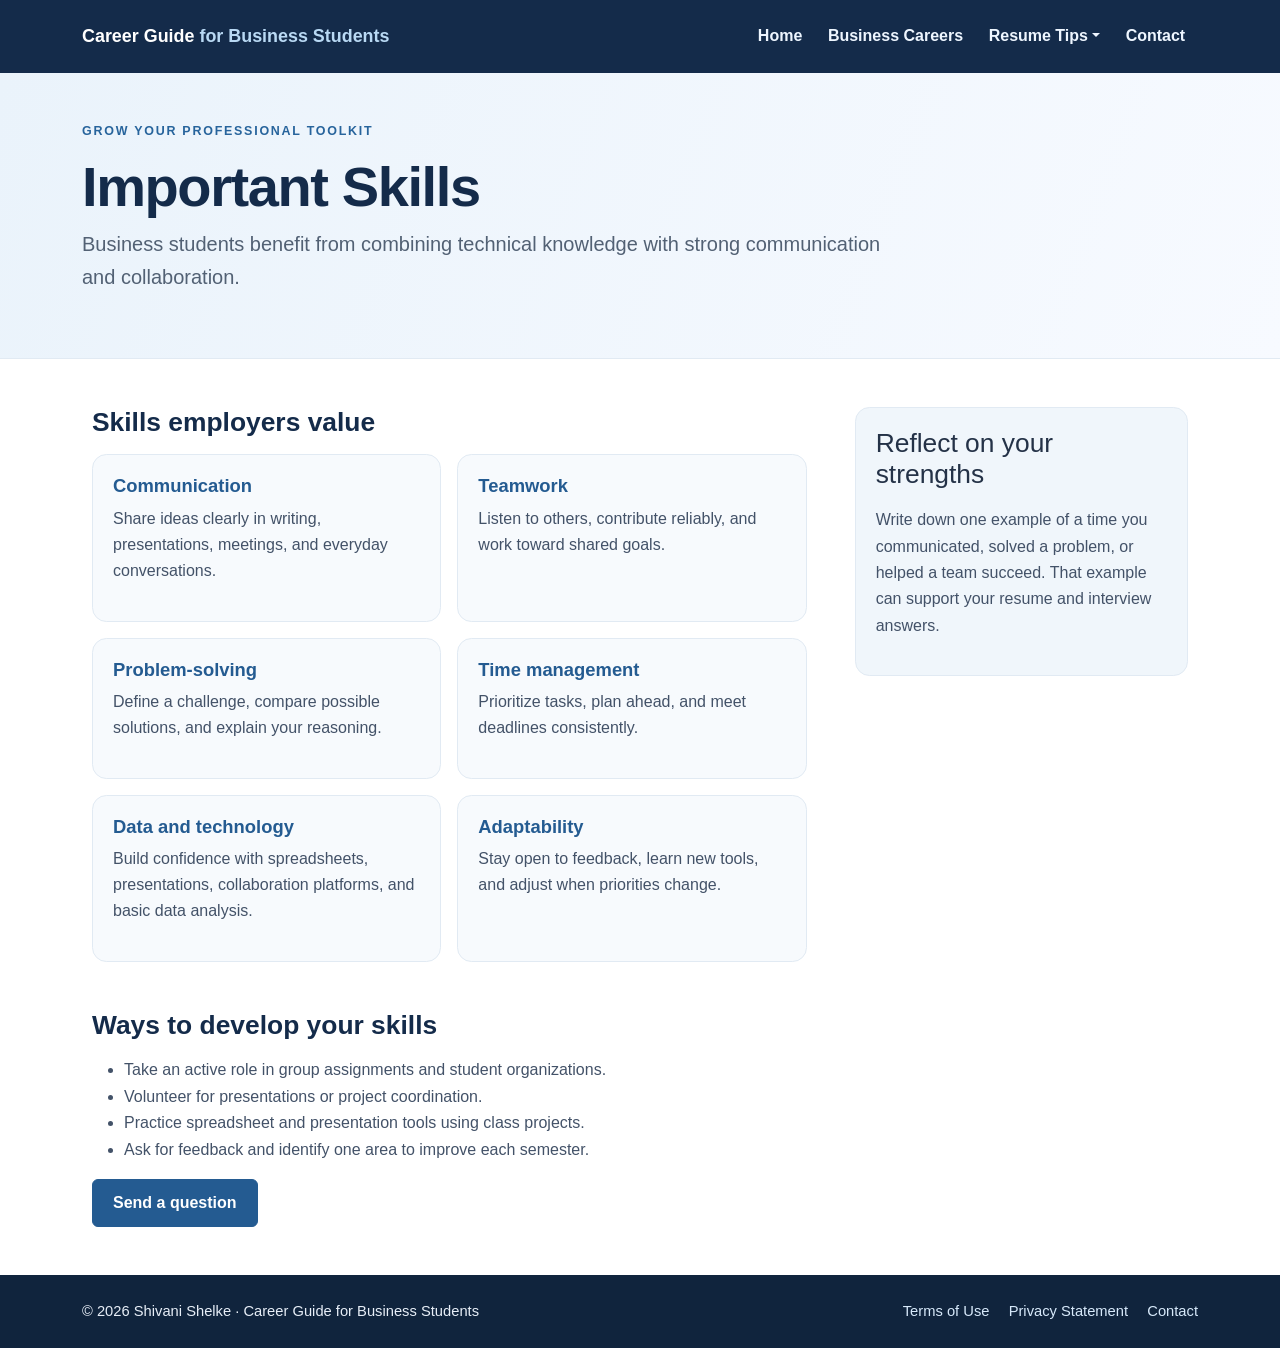
<file: skills.html>
<!doctype html><html lang="en"><!-- DEVELOPER: Shivani Shelke, IS117-001, Fall 2026 --><head><meta charset="utf-8"><meta name="viewport" content="width=device-width, initial-scale=1"><meta name="description" content="Practical career preparation resources for business students."><title>Important Skills | Career Guide for Business Students</title><link href="https://cdn.jsdelivr.net/npm/bootstrap@5.3.3/dist/css/bootstrap.min.css" rel="stylesheet"><link rel="stylesheet" href="styles/custom.css"></head><body class="d-flex flex-column min-vh-100"><nav class="navbar navbar-expand-lg navbar-dark site-nav"><div class="container"><a class="navbar-brand fw-bold" href="index.html">Career Guide <span class="brand-accent">for Business Students</span></a><button class="navbar-toggler" type="button" data-bs-toggle="collapse" data-bs-target="#mainNav" aria-controls="mainNav" aria-expanded="false" aria-label="Toggle navigation"><span class="navbar-toggler-icon"></span></button><div class="collapse navbar-collapse" id="mainNav"><ul class="navbar-nav ms-auto"><li class="nav-item"><a class="nav-link" href="index.html">Home</a></li><li class="nav-item"><a class="nav-link" href="careers.html">Business Careers</a></li><li class="nav-item dropdown"><a class="nav-link dropdown-toggle" href="resume.html" id="resourcesDropdown" role="button" data-bs-toggle="dropdown" aria-expanded="false">Resume Tips</a><ul class="dropdown-menu dropdown-menu-end" aria-labelledby="resourcesDropdown"><li><a class="dropdown-item" href="resume.html">Resume Tips Overview</a></li><li><a class="dropdown-item" href="interviews.html">Interview Tips</a></li><li><a class="dropdown-item" href="internships.html">Internships</a></li><li><a class="dropdown-item" href="skills.html">Important Skills</a></li></ul></li><li class="nav-item"><a class="nav-link" href="contact.html">Contact</a></li></ul></div></div></nav><main class="flex-grow-1"><section class="page-banner"><div class="container py-5"><p class="eyebrow">GROW YOUR PROFESSIONAL TOOLKIT</p><h1>Important Skills</h1><p class="lead">Business students benefit from combining technical knowledge with strong communication and collaboration.</p></div></section><div class="container content-wrap py-5"><div class="row g-5"><div class="col-lg-8"><h2>Skills employers value</h2><div class="row g-3"><div class="col-md-6"><div class="info-panel h-100"><h3>Communication</h3><p>Share ideas clearly in writing, presentations, meetings, and everyday conversations.</p></div></div><div class="col-md-6"><div class="info-panel h-100"><h3>Teamwork</h3><p>Listen to others, contribute reliably, and work toward shared goals.</p></div></div><div class="col-md-6"><div class="info-panel h-100"><h3>Problem-solving</h3><p>Define a challenge, compare possible solutions, and explain your reasoning.</p></div></div><div class="col-md-6"><div class="info-panel h-100"><h3>Time management</h3><p>Prioritize tasks, plan ahead, and meet deadlines consistently.</p></div></div><div class="col-md-6"><div class="info-panel h-100"><h3>Data and technology</h3><p>Build confidence with spreadsheets, presentations, collaboration platforms, and basic data analysis.</p></div></div><div class="col-md-6"><div class="info-panel h-100"><h3>Adaptability</h3><p>Stay open to feedback, learn new tools, and adjust when priorities change.</p></div></div></div><h2 class="mt-5">Ways to develop your skills</h2><ul><li>Take an active role in group assignments and student organizations.</li><li>Volunteer for presentations or project coordination.</li><li>Practice spreadsheet and presentation tools using class projects.</li><li>Ask for feedback and identify one area to improve each semester.</li></ul><a href="contact.html" class="btn btn-primary">Send a question</a></div><aside class="col-lg-4"><div class="sidebar-card"><h2 class="h4">Reflect on your strengths</h2><p>Write down one example of a time you communicated, solved a problem, or helped a team succeed. That example can support your resume and interview answers.</p></div></aside></div></div></main><footer class="site-footer mt-auto"><div class="container py-4 d-flex flex-column flex-md-row justify-content-between align-items-center gap-2"><p class="mb-0">© 2026 Shivani Shelke · Career Guide for Business Students</p><div class="footer-links"><a href="terms.html">Terms of Use</a><a href="privacy.html">Privacy Statement</a><a href="contact.html">Contact</a></div></div></footer><script src="https://cdn.jsdelivr.net/npm/bootstrap@5.3.3/dist/js/bootstrap.bundle.min.js"></script></body></html>
</file>
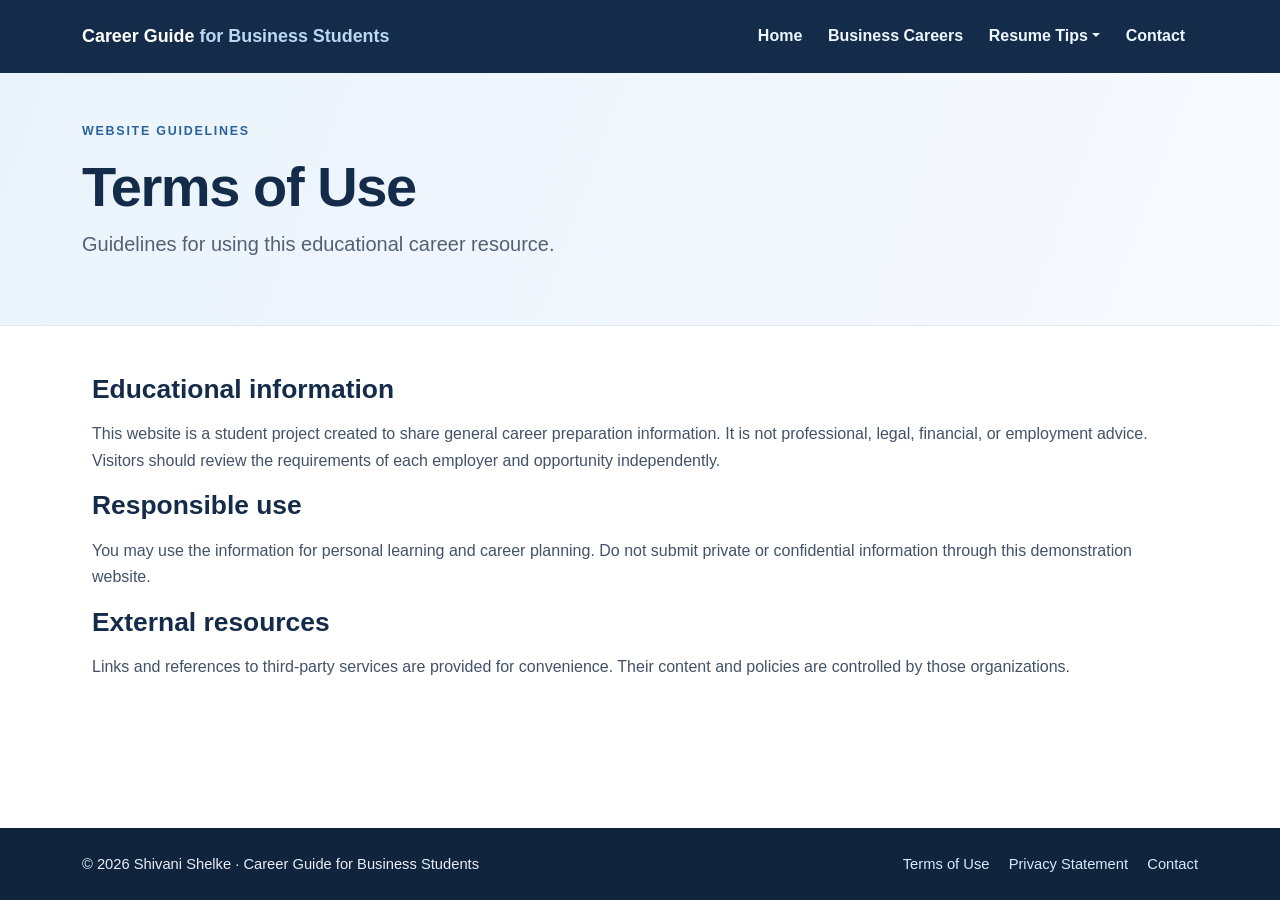
<file: terms.html>
<!doctype html><html lang="en"><!-- DEVELOPER: Shivani Shelke, IS117-001, Fall 2026 --><head><meta charset="utf-8"><meta name="viewport" content="width=device-width, initial-scale=1"><meta name="description" content="Practical career preparation resources for business students."><title>Terms of Use | Career Guide for Business Students</title><link href="https://cdn.jsdelivr.net/npm/bootstrap@5.3.3/dist/css/bootstrap.min.css" rel="stylesheet"><link rel="stylesheet" href="styles/custom.css"></head><body class="d-flex flex-column min-vh-100"><nav class="navbar navbar-expand-lg navbar-dark site-nav"><div class="container"><a class="navbar-brand fw-bold" href="index.html">Career Guide <span class="brand-accent">for Business Students</span></a><button class="navbar-toggler" type="button" data-bs-toggle="collapse" data-bs-target="#mainNav" aria-controls="mainNav" aria-expanded="false" aria-label="Toggle navigation"><span class="navbar-toggler-icon"></span></button><div class="collapse navbar-collapse" id="mainNav"><ul class="navbar-nav ms-auto"><li class="nav-item"><a class="nav-link" href="index.html">Home</a></li><li class="nav-item"><a class="nav-link" href="careers.html">Business Careers</a></li><li class="nav-item dropdown"><a class="nav-link dropdown-toggle" href="resume.html" id="resourcesDropdown" role="button" data-bs-toggle="dropdown" aria-expanded="false">Resume Tips</a><ul class="dropdown-menu dropdown-menu-end" aria-labelledby="resourcesDropdown"><li><a class="dropdown-item" href="resume.html">Resume Tips Overview</a></li><li><a class="dropdown-item" href="interviews.html">Interview Tips</a></li><li><a class="dropdown-item" href="internships.html">Internships</a></li><li><a class="dropdown-item" href="skills.html">Important Skills</a></li></ul></li><li class="nav-item"><a class="nav-link" href="contact.html">Contact</a></li></ul></div></div></nav><main class="flex-grow-1"><section class="page-banner"><div class="container py-5"><p class="eyebrow">WEBSITE GUIDELINES</p><h1>Terms of Use</h1><p class="lead">Guidelines for using this educational career resource.</p></div></section><div class="container content-wrap py-5"><h2>Educational information</h2><p>This website is a student project created to share general career preparation information. It is not professional, legal, financial, or employment advice. Visitors should review the requirements of each employer and opportunity independently.</p><h2>Responsible use</h2><p>You may use the information for personal learning and career planning. Do not submit private or confidential information through this demonstration website.</p><h2>External resources</h2><p>Links and references to third-party services are provided for convenience. Their content and policies are controlled by those organizations.</p></div></main><footer class="site-footer mt-auto"><div class="container py-4 d-flex flex-column flex-md-row justify-content-between align-items-center gap-2"><p class="mb-0">© 2026 Shivani Shelke · Career Guide for Business Students</p><div class="footer-links"><a href="terms.html">Terms of Use</a><a href="privacy.html">Privacy Statement</a><a href="contact.html">Contact</a></div></div></footer><script src="https://cdn.jsdelivr.net/npm/bootstrap@5.3.3/dist/js/bootstrap.bundle.min.js"></script></body></html>
</file>
<file: styles/custom.css>
/* DEVELOPER: Shivani Shelke, IS117-001, Fall 2026 */
:root{--navy:#142b4a;--blue:#245b91;--sky:#eaf3fb;--gold:#f2bd55;--ink:#243247}
*{box-sizing:border-box}html,body{min-height:100%}body{font-family:Arial,Helvetica,sans-serif;color:var(--ink);line-height:1.65;background:#fff}h1,h2,h3,h4{color:var(--navy);line-height:1.2;font-weight:700}h1{letter-spacing:-.025em}a{color:#175b99}a:hover{color:#0d3e6b}
.site-nav{background:var(--navy);padding:.8rem 0}.navbar-brand{font-size:1.12rem;white-space:normal}.brand-accent{color:#b9d9f4}.site-nav .nav-link{color:#eef6ff!important;font-weight:600;padding:.65rem .8rem!important}.site-nav .nav-link:hover,.site-nav .nav-link:focus{color:var(--gold)!important}.dropdown-menu{border:0;box-shadow:0 12px 28px #10243a22;padding:.45rem}.dropdown-item{padding:.55rem .8rem}
.hero-section{background:linear-gradient(115deg,#edf5fc,#f8fbff 65%,#fff);overflow:hidden}.hero-section .lead{max-width:39rem;color:#46566b}.eyebrow{color:#27649c;font-size:.78rem;font-weight:800;letter-spacing:.14em;margin-bottom:.7rem}.text-highlight{color:var(--blue)}.btn-primary{background:var(--blue);border-color:var(--blue);font-weight:700;padding:.7rem 1.25rem}.btn-primary:hover,.btn-primary:focus{background:#17416b;border-color:#17416b}.hero-art{max-height:390px;width:100%;object-fit:contain}
.section-heading h2{font-size:2rem}.resource-card{border:1px solid #e2eaf2;border-radius:1rem;overflow:hidden;box-shadow:0 5px 18px #17324d0a;transition:transform .18s ease,box-shadow .18s ease}.resource-card:hover{transform:translateY(-4px);box-shadow:0 12px 28px #17324d18}.resource-card .card-img-top{height:165px;object-fit:contain;background:#f1f6fb;padding:1rem}.resource-card .card-body{padding:1.35rem}.resource-card p{color:#526174}.resource-card a{font-weight:700;text-decoration:none}.card-symbol{display:inline-grid;place-items:center;width:46px;height:46px;border-radius:50%;background:var(--sky);color:var(--blue);font-size:1.5rem;margin-bottom:1rem}
.cta-band{background:var(--blue);color:white}.cta-band h2{color:white}.cta-band p{color:#e5f0fa}.page-banner{background:linear-gradient(110deg,#eaf3fb,#f7faff);border-bottom:1px solid #e1eaf3}.page-banner h1{font-size:clamp(2.2rem,5vw,3.5rem)}.page-banner .lead{max-width:52rem;color:#526174}.content-wrap{max-width:1120px}.content-wrap h2{font-size:1.65rem;margin-bottom:1rem}.content-wrap h3{font-size:1.15rem}.content-wrap p,.content-wrap li{color:#435268}.info-panel,.sidebar-card,.form-card,.example-box{background:#f7fafd;border:1px solid #e1eaf3;border-radius:.9rem;padding:1.25rem}.info-panel h3{color:var(--blue)}.sidebar-card{background:#f0f6fb}.sidebar-card ul{padding-left:1.2rem}.content-illustration{width:min(100%,240px);height:auto}.example-box{border-left:4px solid var(--gold);background:#fffaf0}.form-card{background:white;box-shadow:0 8px 28px #193b5a10;padding:clamp(1.2rem,3vw,2rem)}.form-control{padding:.7rem .8rem;border-color:#cbd7e3}.form-control:focus{border-color:#4c86b8;box-shadow:0 0 0 .2rem #245b9122}
.site-footer{background:#10243d;color:#e7eef7}.site-footer p{font-size:.92rem;color:#e7eef7}.footer-links{display:flex;gap:1.2rem;flex-wrap:wrap}.footer-links a{color:#d7e9fa;text-decoration:none;font-size:.92rem}.footer-links a:hover{text-decoration:underline;color:white}
@media(max-width:767.98px){.hero-section .container{padding-top:2.5rem!important;padding-bottom:2.5rem!important}.hero-art{max-height:260px}.content-illustration{float:none!important;display:block;width:min(100%,280px);margin:0 auto 1.5rem!important}.site-footer .container{align-items:flex-start!important}.footer-links{gap:.8rem 1rem}}@media(min-width:992px){.home-page .hero-section{min-height:440px;display:flex;align-items:center}}@media(prefers-reduced-motion:reduce){*,*::before,*::after{scroll-behavior:auto!important;transition:none!important}}
</file>
